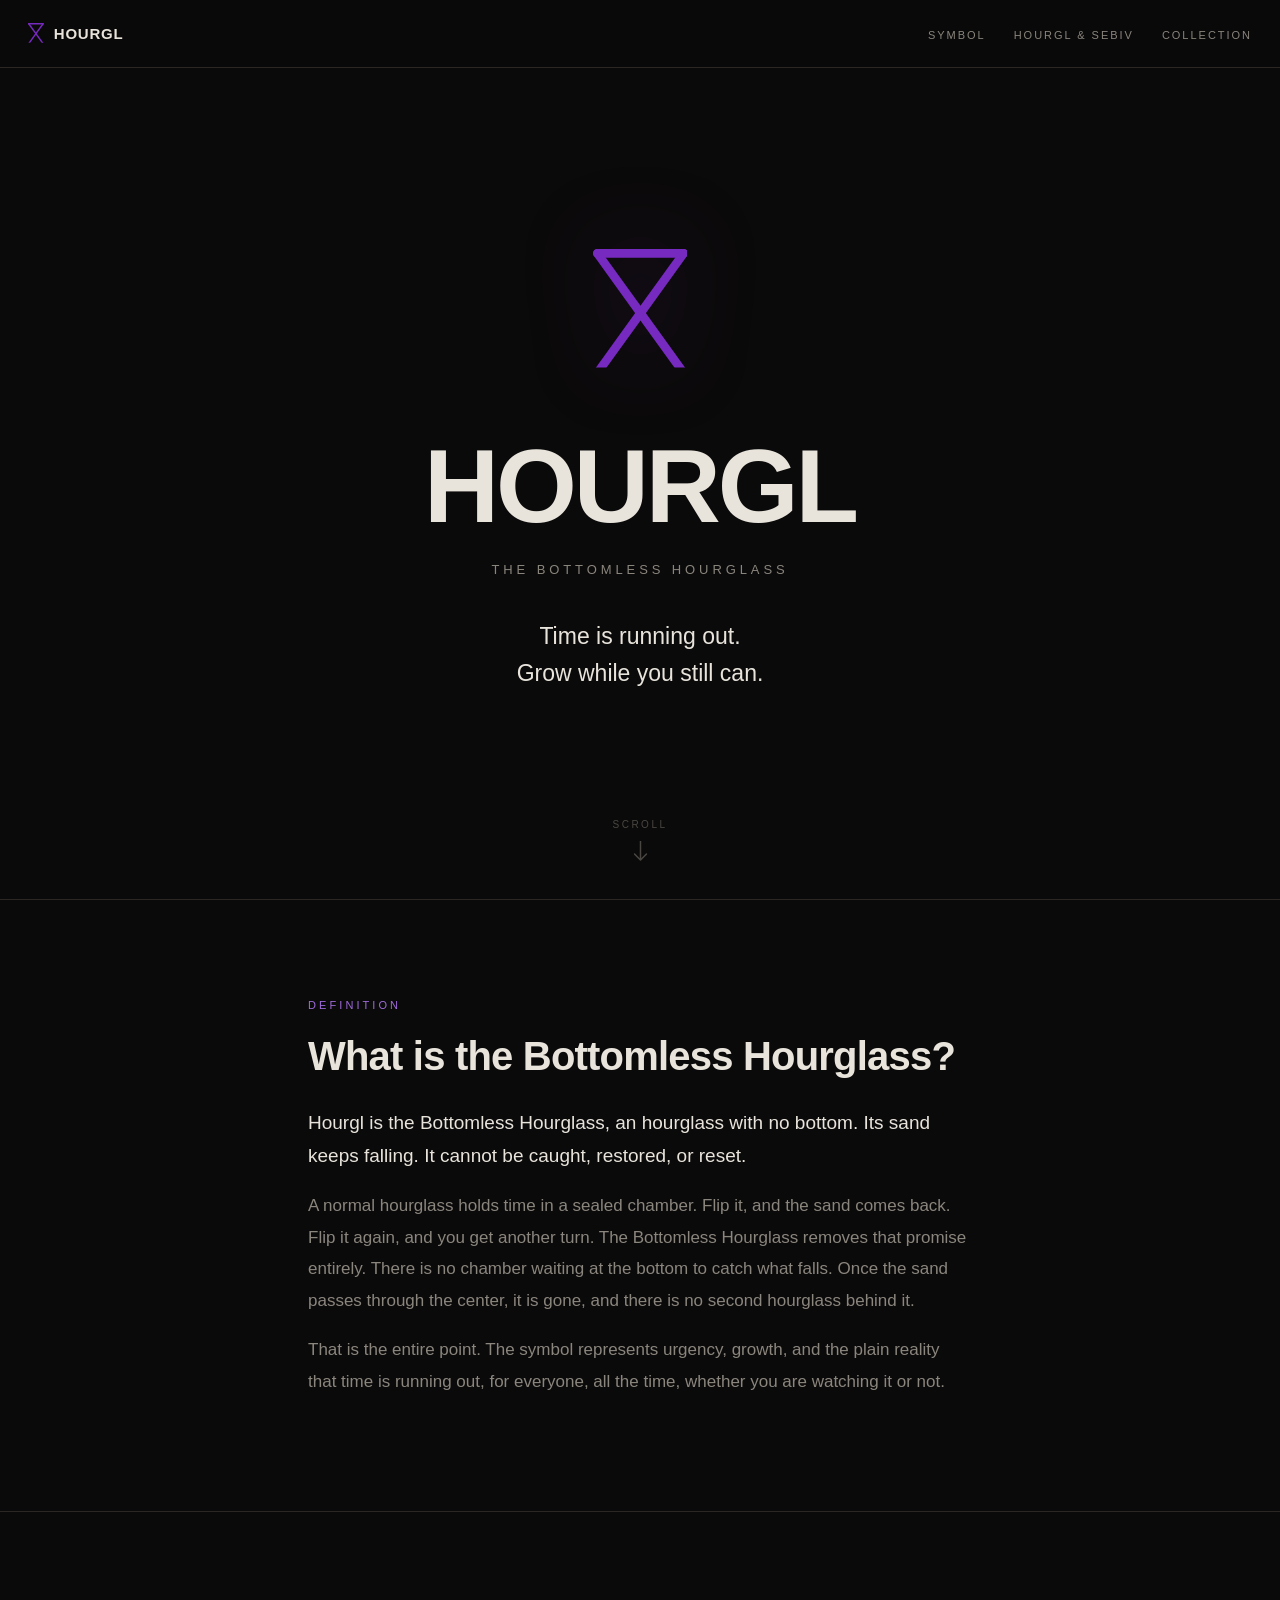
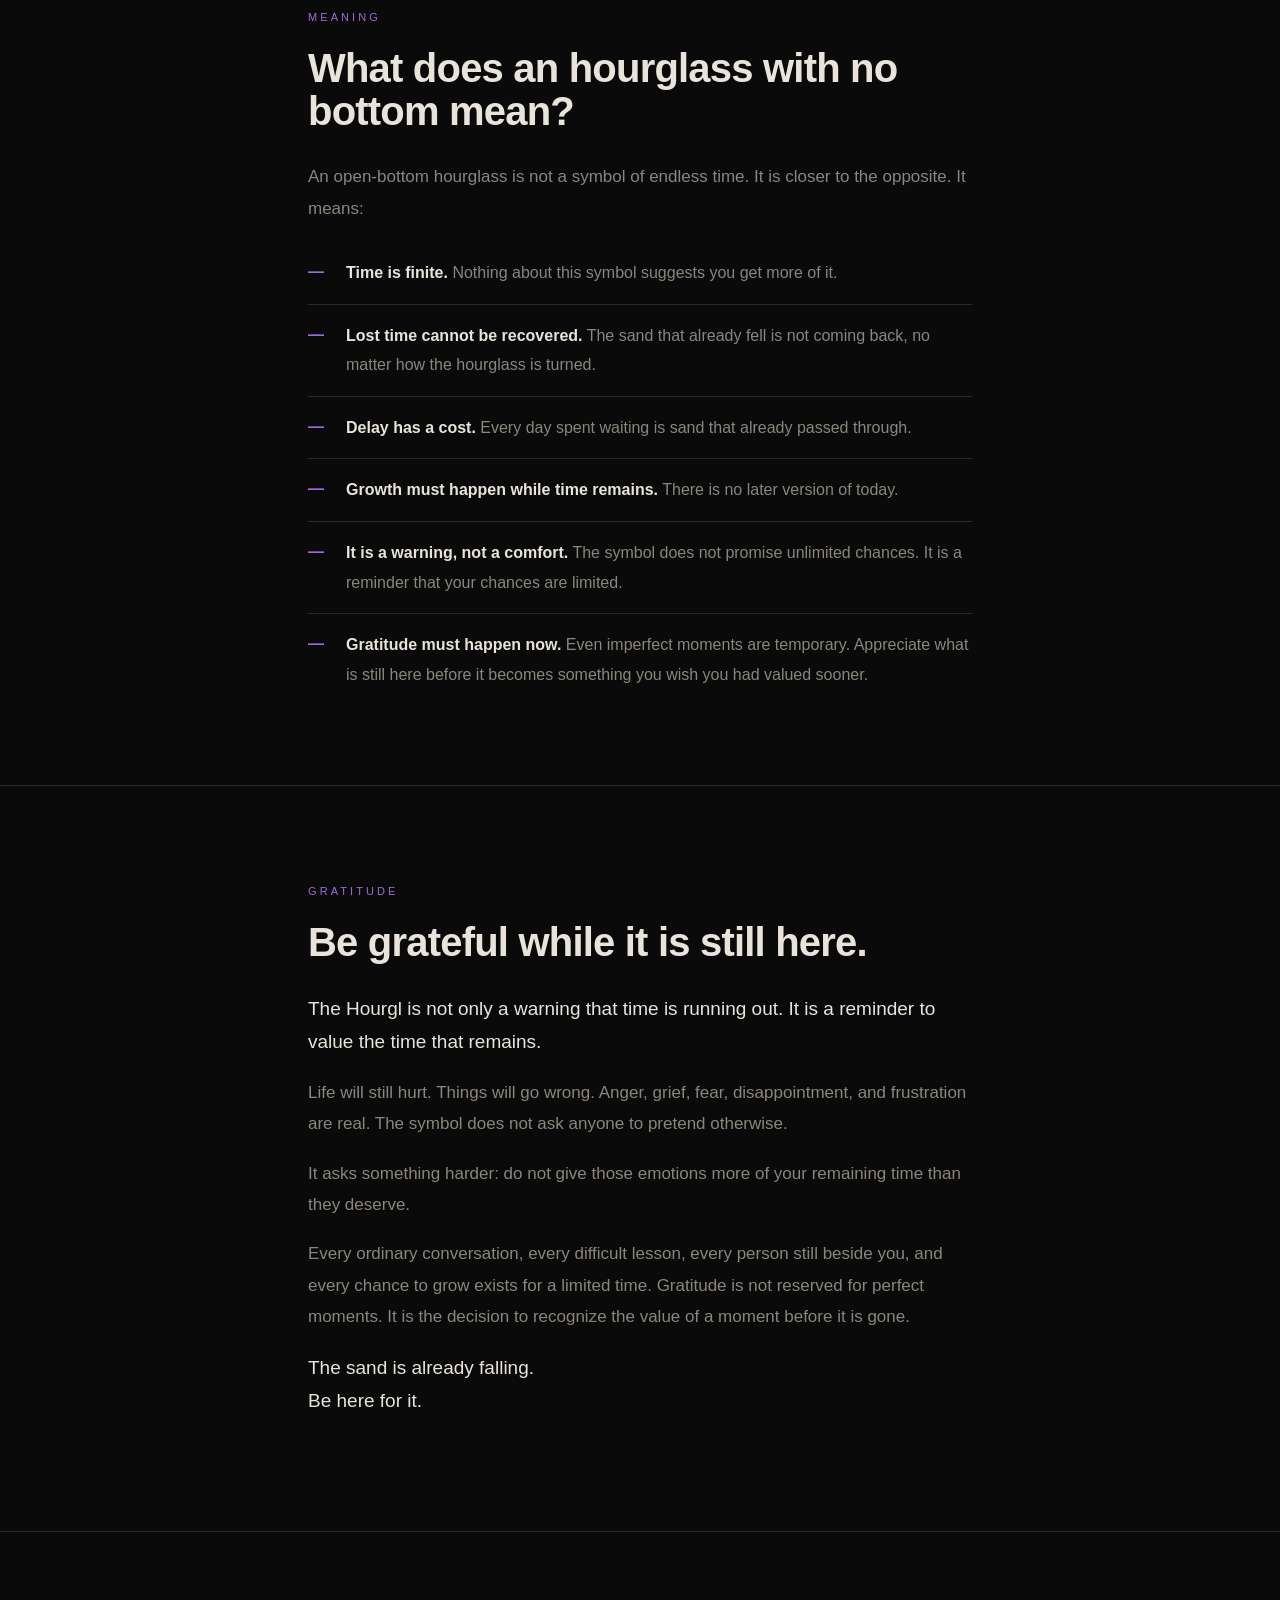
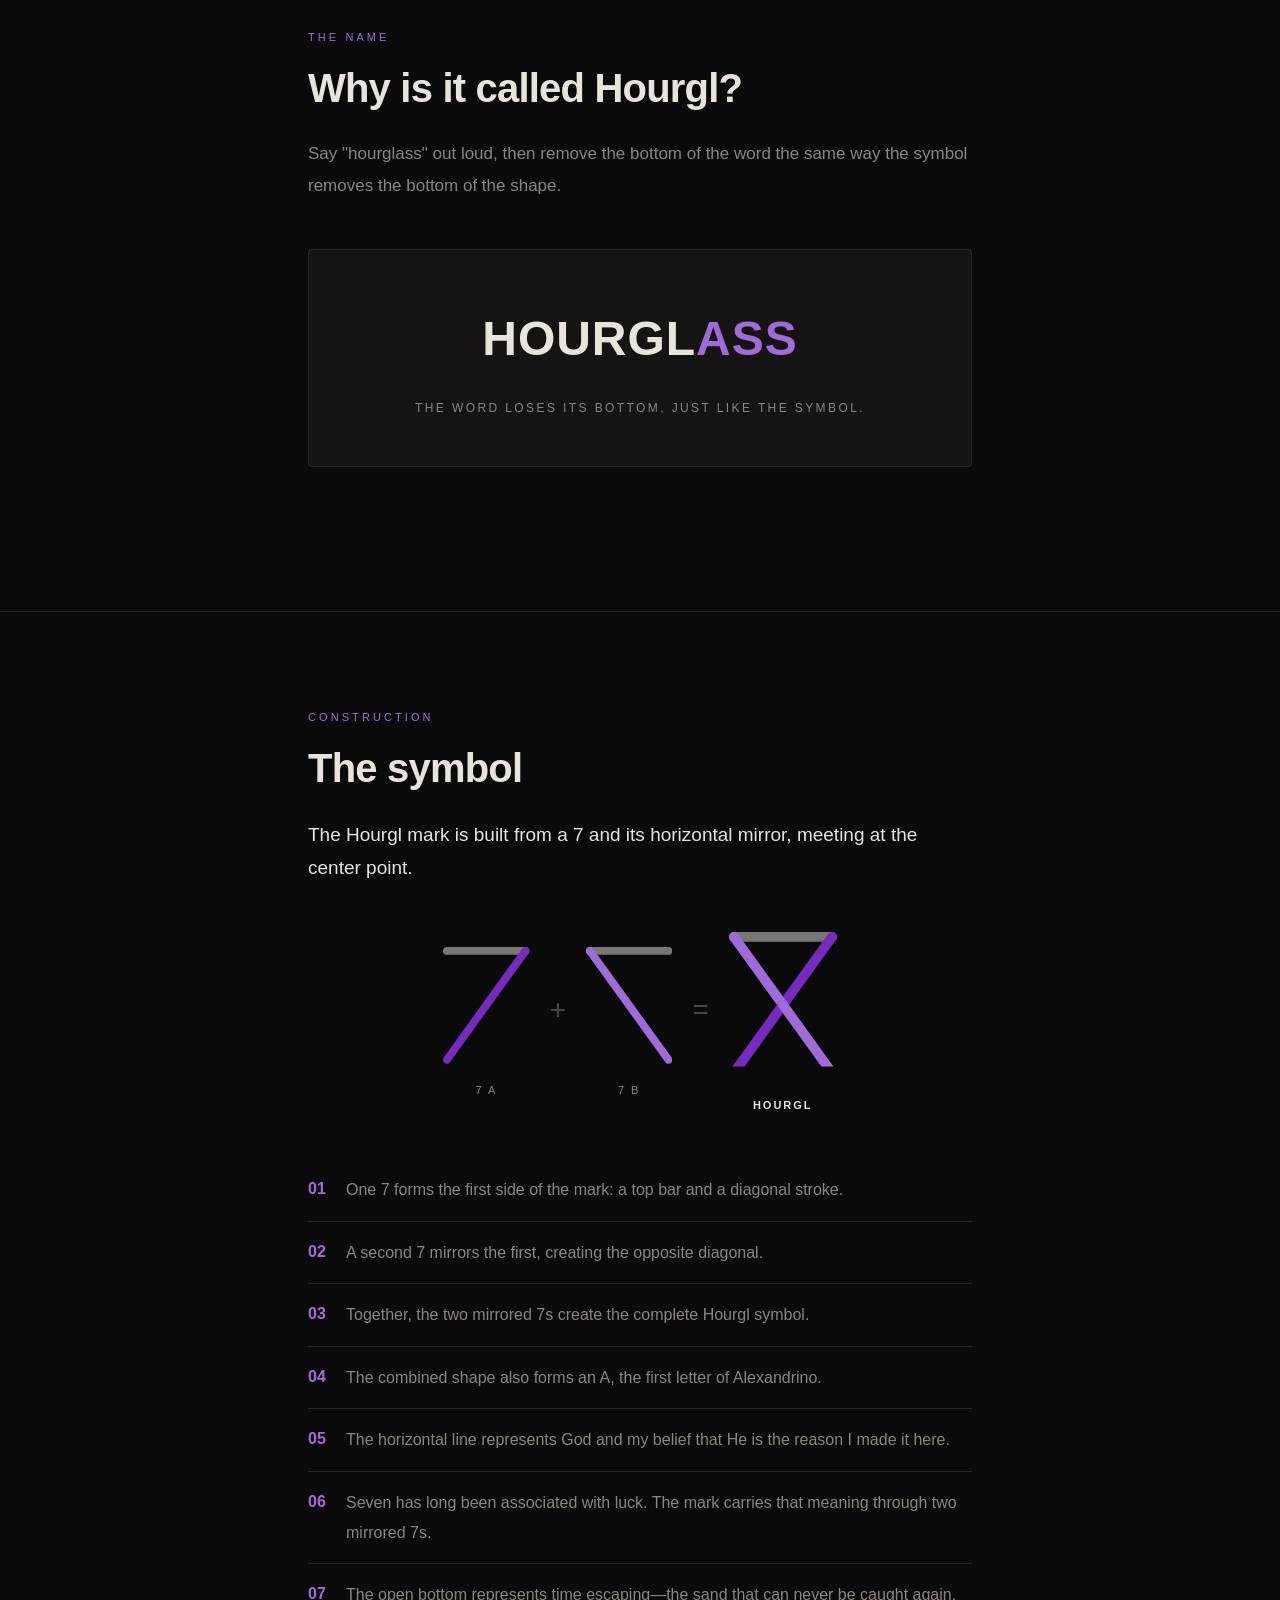
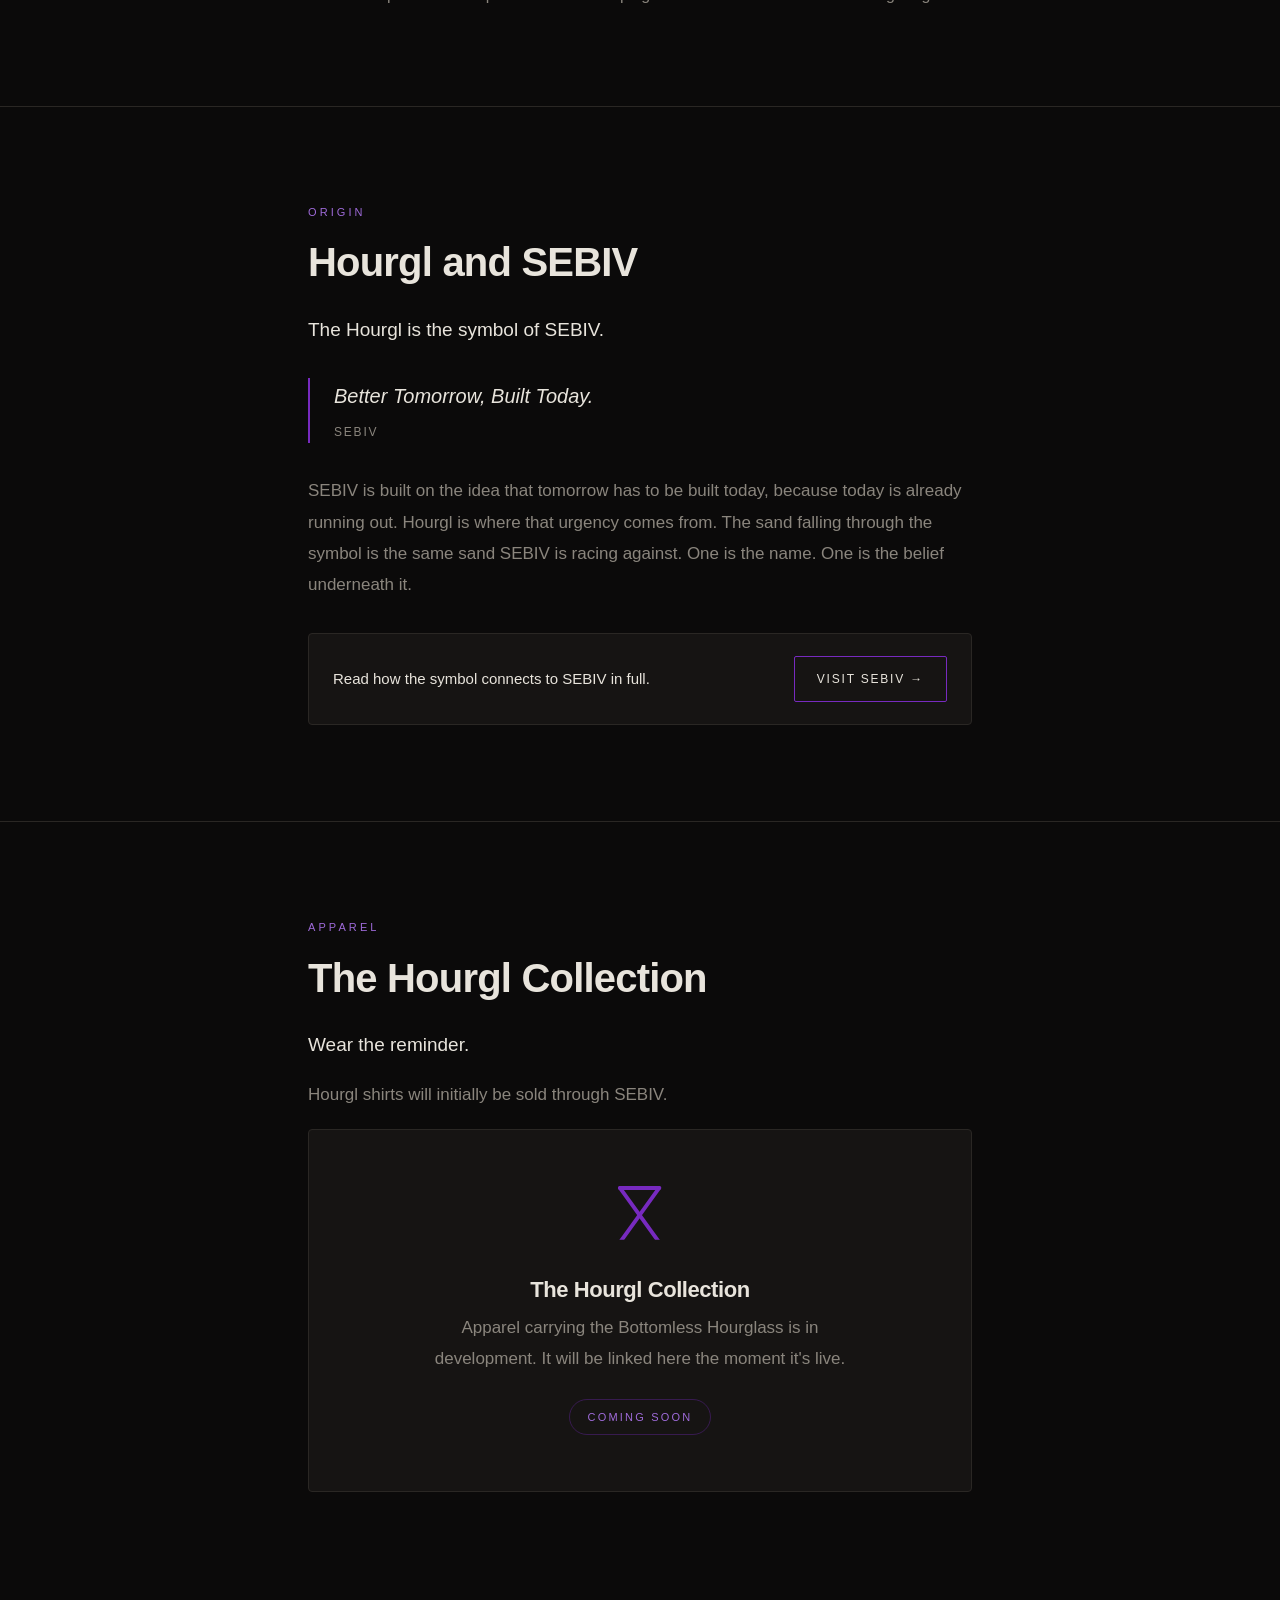
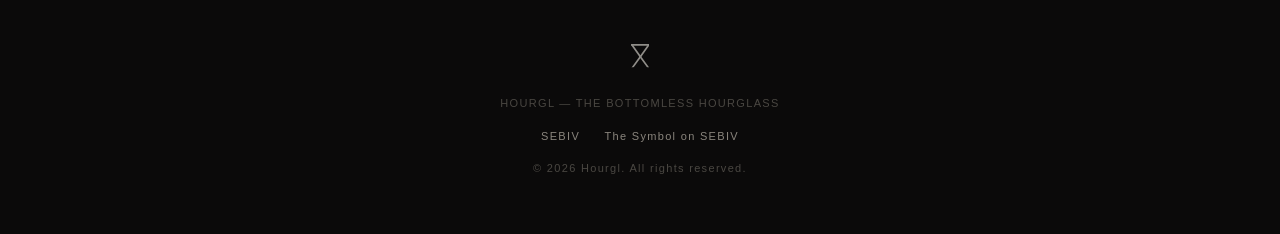
<file: index.html>
<!DOCTYPE html>
<html lang="en">
<head>
<meta charset="UTF-8"/>
<meta name="viewport" content="width=device-width, initial-scale=1.0"/>
<title>Hourgl | The Bottomless Hourglass Symbol</title>
<meta name="description" content="Hourgl is the Bottomless Hourglass—an hourglass with no bottom representing urgency, growth, faith, gratitude, and the reality that time is running out."/>
<link rel="canonical" href="https://hourgl.com/"/>

<!-- Open Graph -->
<meta property="og:type" content="website"/>
<meta property="og:title" content="Hourgl | The Bottomless Hourglass Symbol"/>
<meta property="og:description" content="Hourgl is the Bottomless Hourglass—an hourglass with no bottom representing urgency, growth, faith, gratitude, and the reality that time is running out."/>
<meta property="og:url" content="https://hourgl.com/"/>
<meta property="og:site_name" content="Hourgl"/>
<meta property="og:image" content="https://hourgl.com/assets/hourgl-bottomless-hourglass-social-preview.png"/>
<meta property="og:image:width" content="1200"/>
<meta property="og:image:height" content="630"/>
<meta property="og:image:alt" content="Hourgl, the Bottomless Hourglass symbol made from two mirrored 7s"/>

<!-- Twitter / X -->
<meta name="twitter:card" content="summary_large_image"/>
<meta name="twitter:title" content="Hourgl | The Bottomless Hourglass Symbol"/>
<meta name="twitter:description" content="Hourgl is the Bottomless Hourglass—an hourglass with no bottom representing urgency, growth, faith, gratitude, and the reality that time is running out."/>
<meta name="twitter:image" content="https://hourgl.com/assets/hourgl-bottomless-hourglass-social-preview.png"/>

<!-- Icons -->
<link rel="icon" href="/favicon.svg" type="image/svg+xml"/>
<link rel="icon" href="/favicon.ico" sizes="any"/>
<link rel="apple-touch-icon" href="/apple-touch-icon.png"/>
<link rel="manifest" href="/site.webmanifest"/>
<meta name="theme-color" content="#0B0A0A"/>

<link rel="stylesheet" href="styles.css"/>

<script type="application/ld+json">
{
  "@context": "https://schema.org",
  "@type": "AboutPage",
  "name": "Hourgl — The Bottomless Hourglass",
  "url": "https://hourgl.com/",
  "description": "Hourgl is the Bottomless Hourglass, an hourglass with no bottom representing urgency, growth, faith, gratitude, and the reality that time is running out.",
  "mainEntity": {
    "@type": "CreativeWork",
    "name": "Hourgl",
    "alternateName": ["The Bottomless Hourglass", "Hourglass with no bottom"],
    "image": "https://hourgl.com/assets/hourgl-bottomless-hourglass-social-preview.png",
    "description": "The Bottomless Hourglass is a symbol made from two mirrored 7s, forming the shape of an hourglass with no bottom. It represents the reality that time is finite and cannot be recovered once spent."
  }
}
</script>
</head>
<body>

<a href="#main" class="skip-link">Skip to content</a>

<nav class="site-nav">
  <a href="/" class="nav-mark">
    <svg viewBox="0 0 77 107" fill="none" aria-hidden="true">
      <defs><clipPath id="navclip"><rect x="0" y="0" width="77" height="96"/></clipPath></defs>
      <line x1="3.5" y1="3.5" x2="73.5" y2="3.5" stroke="#772abf" stroke-width="7" stroke-linecap="round"/>
      <line x1="3.5" y1="3.5" x2="38.5" y2="52" stroke="#772abf" stroke-width="7" stroke-linecap="round"/>
      <line x1="73.5" y1="3.5" x2="38.5" y2="52" stroke="#772abf" stroke-width="7" stroke-linecap="round"/>
      <g clip-path="url(#navclip)">
        <line x1="38.5" y1="52" x2="73.5" y2="100.5" stroke="#772abf" stroke-width="7" stroke-linecap="round"/>
        <line x1="38.5" y1="52" x2="3.5" y2="100.5" stroke="#772abf" stroke-width="7" stroke-linecap="round"/>
      </g>
    </svg>
    HOURGL
  </a>
  <ul class="nav-links">
    <li><a href="#symbol">Symbol</a></li>
    <li><a href="#sebiv">Hourgl &amp; SEBIV</a></li>
    <li><a href="#collection">Collection</a></li>
  </ul>
</nav>

<main id="main">

  <!-- HERO -->
  <header class="hero">
    <div class="hero-symbol">
      <svg viewBox="0 0 77 107" fill="none" role="img" aria-label="Hourgl Bottomless Hourglass symbol created from two mirrored 7s">
        <defs><clipPath id="heroclip"><rect x="0" y="0" width="77" height="96"/></clipPath></defs>
        <line x1="3.5" y1="3.5" x2="73.5" y2="3.5" stroke="#772abf" stroke-width="7" stroke-linecap="round"/>
        <line x1="3.5" y1="3.5" x2="38.5" y2="52" stroke="#772abf" stroke-width="7" stroke-linecap="round"/>
        <line x1="73.5" y1="3.5" x2="38.5" y2="52" stroke="#772abf" stroke-width="7" stroke-linecap="round"/>
        <g clip-path="url(#heroclip)">
          <line x1="38.5" y1="52" x2="73.5" y2="100.5" stroke="#772abf" stroke-width="7" stroke-linecap="round"/>
          <line x1="38.5" y1="52" x2="3.5" y2="100.5" stroke="#772abf" stroke-width="7" stroke-linecap="round"/>
        </g>
      </svg>
    </div>
    <h1>HOURGL</h1>
    <p class="hero-sub">The Bottomless Hourglass</p>
    <p class="hero-tagline">Time is running out.<br>Grow while you still can.</p>

    <div class="scroll-cue" aria-hidden="true">
      <span>Scroll</span>
      <svg width="14" height="22" viewBox="0 0 14 22" fill="none">
        <line x1="7" y1="0" x2="7" y2="18" stroke="currentColor" stroke-width="1.5"/>
        <path d="M1 13L7 19L13 13" stroke="currentColor" stroke-width="1.5" stroke-linecap="round" stroke-linejoin="round"/>
      </svg>
    </div>
  </header>

  <!-- WHAT IS THE BOTTOMLESS HOURGLASS -->
  <section id="what-is-it" aria-labelledby="what-is-it-h">
    <div class="wrap">
      <span class="eyebrow">Definition</span>
      <h2 id="what-is-it-h">What is the Bottomless Hourglass?</h2>
      <p class="lede">Hourgl is the Bottomless Hourglass, an hourglass with no bottom. Its sand keeps falling. It cannot be caught, restored, or reset.</p>
      <p>A normal hourglass holds time in a sealed chamber. Flip it, and the sand comes back. Flip it again, and you get another turn. The Bottomless Hourglass removes that promise entirely. There is no chamber waiting at the bottom to catch what falls. Once the sand passes through the center, it is gone, and there is no second hourglass behind it.</p>
      <p>That is the entire point. The symbol represents urgency, growth, and the plain reality that time is running out, for everyone, all the time, whether you are watching it or not.</p>
    </div>
  </section>

  <!-- WHAT DOES NO BOTTOM MEAN -->
  <section id="no-bottom" aria-labelledby="no-bottom-h">
    <div class="wrap">
      <span class="eyebrow">Meaning</span>
      <h2 id="no-bottom-h">What does an hourglass with no bottom mean?</h2>
      <p>An open-bottom hourglass is not a symbol of endless time. It is closer to the opposite. It means:</p>
      <ul class="symbol-points">
        <li><span class="sp-mark">—</span><p><strong>Time is finite.</strong> Nothing about this symbol suggests you get more of it.</p></li>
        <li><span class="sp-mark">—</span><p><strong>Lost time cannot be recovered.</strong> The sand that already fell is not coming back, no matter how the hourglass is turned.</p></li>
        <li><span class="sp-mark">—</span><p><strong>Delay has a cost.</strong> Every day spent waiting is sand that already passed through.</p></li>
        <li><span class="sp-mark">—</span><p><strong>Growth must happen while time remains.</strong> There is no later version of today.</p></li>
        <li><span class="sp-mark">—</span><p><strong>It is a warning, not a comfort.</strong> The symbol does not promise unlimited chances. It is a reminder that your chances are limited.</p></li>
        <li><span class="sp-mark">—</span><p><strong>Gratitude must happen now.</strong> Even imperfect moments are temporary. Appreciate what is still here before it becomes something you wish you had valued sooner.</p></li>
      </ul>
    </div>
  </section>

  <!-- GRATITUDE -->
  <section id="gratitude" aria-labelledby="gratitude-h">
    <div class="wrap">
      <span class="eyebrow">Gratitude</span>
      <h2 id="gratitude-h">Be grateful while it is still here.</h2>
      <p class="lede">The Hourgl is not only a warning that time is running out. It is a reminder to value the time that remains.</p>
      <p>Life will still hurt. Things will go wrong. Anger, grief, fear, disappointment, and frustration are real. The symbol does not ask anyone to pretend otherwise.</p>
      <p>It asks something harder: do not give those emotions more of your remaining time than they deserve.</p>
      <p>Every ordinary conversation, every difficult lesson, every person still beside you, and every chance to grow exists for a limited time. Gratitude is not reserved for perfect moments. It is the decision to recognize the value of a moment before it is gone.</p>
      <p class="lede">The sand is already falling.<br>Be here for it.</p>
    </div>
  </section>

  <!-- WHY IS IT CALLED HOURGL -->
  <section id="why-hourgl" aria-labelledby="why-hourgl-h">
    <div class="wrap">
      <span class="eyebrow">The Name</span>
      <h2 id="why-hourgl-h">Why is it called Hourgl?</h2>
      <p>Say "hourglass" out loud, then remove the bottom of the word the same way the symbol removes the bottom of the shape.</p>

      <div class="word-transform" id="wordTransform">
        <div class="wt-row">
          <span class="wt-keep">HOURGL</span><span class="wt-fade">ASS</span>
        </div>
        <div class="wt-caption">The word loses its bottom, just like the symbol.</div>
      </div>
    </div>
  </section>

  <!-- THE SYMBOL -->
  <section id="symbol" aria-labelledby="symbol-h">
    <div class="wrap">
      <span class="eyebrow">Construction</span>
      <h2 id="symbol-h">The symbol</h2>
      <p class="lede">The Hourgl mark is built from a 7 and its horizontal mirror, meeting at the center point.</p>

      <div class="symbol-build">
        <div class="sb-step">
          <svg viewBox="0 0 77 107" fill="none" role="img" aria-label="A single 7, the top bar and one diagonal stroke from the top right corner down to the bottom left">
            <line x1="3.5" y1="3.5" x2="73.5" y2="3.5" stroke="#E8E4DC" stroke-width="7" stroke-linecap="round" opacity="0.5"/>
            <line x1="73.5" y1="3.5" x2="3.5" y2="100.5" stroke="#772abf" stroke-width="7" stroke-linecap="round"/>
          </svg>
          <span class="sb-label">7 A</span>
        </div>
        <div class="sb-plus" aria-hidden="true">+</div>
        <div class="sb-step">
          <svg viewBox="0 0 77 107" fill="none" role="img" aria-label="The same 7, mirrored left to right, top bar and one diagonal stroke from the top left corner down to the bottom right">
            <line x1="3.5" y1="3.5" x2="73.5" y2="3.5" stroke="#E8E4DC" stroke-width="7" stroke-linecap="round" opacity="0.5"/>
            <line x1="3.5" y1="3.5" x2="73.5" y2="100.5" stroke="#9F6BDA" stroke-width="7" stroke-linecap="round"/>
          </svg>
          <span class="sb-label">7 B</span>
        </div>
        <div class="sb-equals" aria-hidden="true">=</div>
        <div class="sb-step sb-result">
          <svg viewBox="0 0 77 107" fill="none" role="img" aria-label="The two mirrored 7s combined, forming the complete Hourgl Bottomless Hourglass symbol">
            <defs><clipPath id="diagclipC"><rect x="0" y="0" width="77" height="96"/></clipPath></defs>
            <line x1="3.5" y1="3.5" x2="73.5" y2="3.5" stroke="#E8E4DC" stroke-width="7" stroke-linecap="round" opacity="0.5"/>
            <line x1="73.5" y1="3.5" x2="38.5" y2="52" stroke="#772abf" stroke-width="7" stroke-linecap="round"/>
            <line x1="3.5" y1="3.5" x2="38.5" y2="52" stroke="#9F6BDA" stroke-width="7" stroke-linecap="round"/>
            <g clip-path="url(#diagclipC)">
              <line x1="38.5" y1="52" x2="3.5" y2="100.5" stroke="#772abf" stroke-width="7" stroke-linecap="round"/>
              <line x1="38.5" y1="52" x2="73.5" y2="100.5" stroke="#9F6BDA" stroke-width="7" stroke-linecap="round"/>
            </g>
          </svg>
          <span class="sb-label">Hourgl</span>
        </div>
      </div>

      <ul class="symbol-points">
        <li><span class="sp-mark">01</span><p>One 7 forms the first side of the mark: a top bar and a diagonal stroke.</p></li>
        <li><span class="sp-mark">02</span><p>A second 7 mirrors the first, creating the opposite diagonal.</p></li>
        <li><span class="sp-mark">03</span><p>Together, the two mirrored 7s create the complete Hourgl symbol.</p></li>
        <li><span class="sp-mark">04</span><p>The combined shape also forms an A, the first letter of Alexandrino.</p></li>
        <li><span class="sp-mark">05</span><p>The horizontal line represents God and my belief that He is the reason I made it here.</p></li>
        <li><span class="sp-mark">06</span><p>Seven has long been associated with luck. The mark carries that meaning through two mirrored 7s.</p></li>
        <li><span class="sp-mark">07</span><p>The open bottom represents time escaping&mdash;the sand that can never be caught again.</p></li>
      </ul>
    </div>
  </section>

  <!-- HOURGL AND SEBIV -->
  <section id="sebiv" aria-labelledby="sebiv-h">
    <div class="wrap">
      <span class="eyebrow">Origin</span>
      <h2 id="sebiv-h">Hourgl and SEBIV</h2>
      <p class="lede">The Hourgl is the symbol of SEBIV.</p>

      <div class="quote-block">
        <p class="q">Better Tomorrow, Built Today.</p>
        <p class="q-sub">SEBIV</p>
      </div>

      <p>SEBIV is built on the idea that tomorrow has to be built today, because today is already running out. Hourgl is where that urgency comes from. The sand falling through the symbol is the same sand SEBIV is racing against. One is the name. One is the belief underneath it.</p>

      <div class="sebiv-link-card">
        <span>Read how the symbol connects to SEBIV in full.</span>
        <a href="https://sebiv.com/bottomless-hourglass" class="btn">Visit SEBIV →</a>
      </div>
    </div>
  </section>

  <!-- COLLECTION -->
  <section id="collection" aria-labelledby="collection-h">
    <div class="wrap">
      <span class="eyebrow">Apparel</span>
      <h2 id="collection-h">The Hourgl Collection</h2>
      <p class="lede">Wear the reminder.</p>
      <p>Hourgl shirts will initially be sold through SEBIV.</p>

      <div class="collection-card">
        <div class="cc-mark">
          <svg viewBox="0 0 77 107" fill="none" aria-hidden="true">
            <defs><clipPath id="ccclip"><rect x="0" y="0" width="77" height="96"/></clipPath></defs>
            <line x1="3.5" y1="3.5" x2="73.5" y2="3.5" stroke="#772abf" stroke-width="7" stroke-linecap="round"/>
            <line x1="3.5" y1="3.5" x2="38.5" y2="52" stroke="#772abf" stroke-width="7" stroke-linecap="round"/>
            <line x1="73.5" y1="3.5" x2="38.5" y2="52" stroke="#772abf" stroke-width="7" stroke-linecap="round"/>
            <g clip-path="url(#ccclip)">
              <line x1="38.5" y1="52" x2="73.5" y2="100.5" stroke="#772abf" stroke-width="7" stroke-linecap="round"/>
              <line x1="38.5" y1="52" x2="3.5" y2="100.5" stroke="#772abf" stroke-width="7" stroke-linecap="round"/>
            </g>
          </svg>
        </div>
        <h3>The Hourgl Collection</h3>
        <p>Apparel carrying the Bottomless Hourglass is in development. It will be linked here the moment it's live.</p>
        <span class="status-pill">Coming Soon</span>
      </div>
    </div>
  </section>

</main>

<footer>
  <div class="footer-mark">
    <svg viewBox="0 0 77 107" fill="none" aria-hidden="true">
      <defs><clipPath id="footclip"><rect x="0" y="0" width="77" height="96"/></clipPath></defs>
      <line x1="3.5" y1="3.5" x2="73.5" y2="3.5" stroke="#E8E4DC" stroke-width="7" stroke-linecap="round"/>
      <line x1="3.5" y1="3.5" x2="38.5" y2="52" stroke="#E8E4DC" stroke-width="7" stroke-linecap="round"/>
      <line x1="73.5" y1="3.5" x2="38.5" y2="52" stroke="#E8E4DC" stroke-width="7" stroke-linecap="round"/>
      <g clip-path="url(#footclip)">
        <line x1="38.5" y1="52" x2="73.5" y2="100.5" stroke="#E8E4DC" stroke-width="7" stroke-linecap="round"/>
        <line x1="38.5" y1="52" x2="3.5" y2="100.5" stroke="#E8E4DC" stroke-width="7" stroke-linecap="round"/>
      </g>
    </svg>
  </div>
  <div>HOURGL — THE BOTTOMLESS HOURGLASS</div>
  <div class="foot-links">
    <a href="https://sebiv.com">SEBIV</a>
    <a href="https://sebiv.com/bottomless-hourglass">The Symbol on SEBIV</a>
  </div>
  <div style="margin-top:14px;">&copy; 2026 Hourgl. All rights reserved.</div>
</footer>

<script src="script.js"></script>
</body>
</html>
</file>
<file: styles.css>
/* ============================================
   HOURGL — The Bottomless Hourglass
   Design tokens
   ============================================ */
:root {
  --bg: #0B0A0A;
  --bg-raised: #161413;
  --border: #2A2724;
  --purple: #772abf;
  --purple-text: #9F6BDA;
  --purple-dim: rgba(119, 42, 191, 0.35);
  --text: #E8E4DC;
  --text-muted: #8A857D;
  --text-dim: #4A4742;
  --font: -apple-system, "Helvetica Neue", Helvetica, Arial, sans-serif;
  --container: 720px;
}

*, *::before, *::after { box-sizing: border-box; margin: 0; padding: 0; }

html { scroll-behavior: smooth; }

@media (prefers-reduced-motion: reduce) {
  html { scroll-behavior: auto; }
  *, *::before, *::after { animation-duration: 0.01ms !important; animation-iteration-count: 1 !important; transition-duration: 0.01ms !important; }
}

body {
  background: var(--bg);
  color: var(--text);
  font-family: var(--font);
  font-size: 16px;
  line-height: 1.7;
  -webkit-font-smoothing: antialiased;
}

a { color: var(--purple-text); text-decoration: none; }
a:hover { text-decoration: underline; }

img { max-width: 100%; display: block; }

::selection { background: var(--purple-dim); color: var(--text); }

:focus-visible {
  outline: 2px solid var(--purple);
  outline-offset: 3px;
  border-radius: 2px;
}

.skip-link {
  position: absolute;
  left: -9999px;
  top: 0;
  background: var(--bg-raised);
  color: var(--text);
  padding: 12px 20px;
  z-index: 200;
  border: 1px solid var(--purple);
}
.skip-link:focus { left: 16px; top: 16px; }

/* ============================================
   Layout primitives
   ============================================ */
.wrap {
  max-width: var(--container);
  margin: 0 auto;
  padding: 0 28px;
}

section {
  padding: 96px 0;
  border-bottom: 1px solid var(--border);
  scroll-margin-top: 90px;
}

section:last-of-type { border-bottom: none; }

.eyebrow {
  font-size: 11px;
  letter-spacing: 0.28em;
  text-transform: uppercase;
  color: var(--purple-text);
  margin-bottom: 20px;
  display: block;
}

h1, h2, h3 {
  font-weight: 800;
  letter-spacing: -0.02em;
  line-height: 1.08;
}

h2 {
  font-size: clamp(28px, 4.4vw, 40px);
  margin-bottom: 28px;
}

h3 {
  font-size: 19px;
  margin-bottom: 12px;
}

p {
  color: var(--text-muted);
  font-size: 17px;
  line-height: 1.85;
  margin-bottom: 18px;
}

p strong, li strong { color: var(--text); font-weight: 600; }

.lede {
  font-size: 19px;
  color: var(--text);
  line-height: 1.75;
}

/* ============================================
   Nav
   ============================================ */
nav.site-nav {
  position: fixed;
  top: 0; left: 0; right: 0;
  z-index: 100;
  display: flex;
  justify-content: space-between;
  align-items: center;
  padding: 20px 28px;
  background: rgba(11, 10, 10, 0.92);
  backdrop-filter: blur(10px);
  border-bottom: 1px solid var(--border);
}

.nav-mark {
  display: flex;
  align-items: center;
  gap: 10px;
  font-weight: 800;
  font-size: 15px;
  letter-spacing: 0.05em;
  color: var(--text);
}
.nav-mark svg { height: 22px; width: auto; }

.nav-links {
  display: flex;
  gap: 28px;
  list-style: none;
}
.nav-links a {
  color: var(--text-muted);
  font-size: 11px;
  letter-spacing: 0.18em;
  text-transform: uppercase;
}
.nav-links a:hover { color: var(--purple-text); text-decoration: none; }

/* ============================================
   Hero
   ============================================ */
.hero {
  min-height: 100vh;
  min-height: 100svh;
  display: flex;
  flex-direction: column;
  justify-content: center;
  align-items: center;
  text-align: center;
  padding: 140px 28px 80px;
  border-bottom: 1px solid var(--border);
  position: relative;
}

.hero-symbol {
  margin-bottom: 40px;
  filter: drop-shadow(0 0 40px rgba(119, 42, 191, 0.25));
}
.hero-symbol svg { height: 132px; width: auto; }

.hero h1 {
  font-size: clamp(52px, 12vw, 104px);
  letter-spacing: -0.03em;
  margin-bottom: 16px;
}

.hero-sub {
  font-size: 13px;
  letter-spacing: 0.3em;
  text-transform: uppercase;
  color: var(--text-muted);
  margin-bottom: 36px;
}

.hero-tagline {
  font-size: clamp(18px, 2.6vw, 23px);
  color: var(--text);
  max-width: 480px;
  line-height: 1.6;
}

.scroll-cue {
  position: absolute;
  bottom: 36px;
  left: 50%;
  transform: translateX(-50%);
  display: flex;
  flex-direction: column;
  align-items: center;
  gap: 8px;
  color: var(--text-dim);
}
.scroll-cue span {
  font-size: 10px;
  letter-spacing: 0.25em;
  text-transform: uppercase;
}
.scroll-cue svg {
  animation: driftDown 2s ease-in-out infinite;
}
@keyframes driftDown {
  0%, 100% { transform: translateY(0); opacity: 0.5; }
  50% { transform: translateY(6px); opacity: 1; }
}
@media (prefers-reduced-motion: reduce) {
  .scroll-cue svg { animation: none; }
}

/* ============================================
   Word transform (Why Hourgl section)
   ============================================ */
.word-transform {
  display: flex;
  flex-direction: column;
  align-items: center;
  gap: 18px;
  margin: 48px 0;
  padding: 48px 24px;
  background: var(--bg-raised);
  border: 1px solid var(--border);
  border-radius: 4px;
}

.word-transform .wt-row {
  font-family: var(--font);
  font-weight: 800;
  font-size: clamp(28px, 7vw, 48px);
  letter-spacing: 0.02em;
  display: flex;
}

.wt-keep { color: var(--text); }

.wt-fade {
  color: var(--purple-text);
  opacity: 1;
  letter-spacing: 0.02em;
  filter: blur(0px);
  display: inline-block;
  transition: opacity 7s ease, filter 7s ease, letter-spacing 7s ease, transform 7s ease;
}

.word-transform.is-revealed .wt-fade {
  opacity: 0;
  filter: blur(6px);
  letter-spacing: 0.35em;
  transform: translateY(6px);
}

.wt-arrow {
  color: var(--purple-text);
  font-size: 22px;
}

.wt-caption {
  font-size: 12px;
  letter-spacing: 0.2em;
  text-transform: uppercase;
  color: var(--text-muted);
  text-align: center;
}

/* ============================================
   Symbol breakdown section
   ============================================ */
.symbol-build {
  display: flex;
  align-items: center;
  justify-content: center;
  gap: 20px;
  margin: 48px 0 44px;
  flex-wrap: wrap;
}
.sb-step {
  display: flex;
  flex-direction: column;
  align-items: center;
  gap: 14px;
}
.sb-step svg { height: 120px; width: auto; }
.sb-result svg { height: 150px; }
.sb-label {
  font-size: 11px;
  letter-spacing: 0.18em;
  text-transform: uppercase;
  color: var(--text-muted);
}
.sb-result .sb-label { color: var(--text); font-weight: 600; }
.sb-plus, .sb-equals {
  font-size: 28px;
  font-weight: 300;
  color: var(--text-dim);
  align-self: center;
  margin-bottom: 28px;
}
@media (max-width: 640px) {
  .symbol-build { gap: 12px; }
  .sb-step svg { height: 90px; }
  .sb-result svg { height: 110px; }
  .sb-plus, .sb-equals { font-size: 22px; margin-bottom: 20px; }
}

.symbol-points {
  list-style: none;
}
.symbol-points li {
  display: flex;
  gap: 16px;
  padding: 16px 0;
  border-bottom: 1px solid var(--border);
}
.symbol-points li:last-child { border-bottom: none; padding-bottom: 0; }
.symbol-points .sp-mark {
  color: var(--purple-text);
  font-weight: 800;
  flex-shrink: 0;
  width: 22px;
}
.symbol-points p { margin-bottom: 0; font-size: 16px; color: var(--text-muted); }

/* ============================================
   Quote / SEBIV link block
   ============================================ */
.quote-block {
  border-left: 2px solid var(--purple);
  padding-left: 24px;
  margin: 32px 0;
}
.quote-block p.q {
  font-size: 20px;
  font-style: italic;
  color: var(--text);
  margin-bottom: 6px;
}
.quote-block .q-sub {
  font-size: 12px;
  letter-spacing: 0.15em;
  text-transform: uppercase;
  color: var(--text-muted);
}

.sebiv-link-card {
  display: flex;
  align-items: center;
  justify-content: space-between;
  gap: 20px;
  margin-top: 32px;
  padding: 22px 24px;
  background: var(--bg-raised);
  border: 1px solid var(--border);
  border-radius: 4px;
  flex-wrap: wrap;
}
.sebiv-link-card span { font-size: 15px; color: var(--text); }
.btn {
  display: inline-flex;
  align-items: center;
  gap: 8px;
  font-size: 12px;
  letter-spacing: 0.15em;
  text-transform: uppercase;
  color: var(--text);
  border: 1px solid var(--purple);
  padding: 12px 22px;
  border-radius: 2px;
  transition: background 0.2s, color 0.2s;
  white-space: nowrap;
}
.btn:hover {
  background: var(--purple);
  color: #fff;
  text-decoration: none;
}

/* ============================================
   Collection / Coming Soon
   ============================================ */
.collection-card {
  text-align: center;
  padding: 56px 32px;
  background: var(--bg-raised);
  border: 1px solid var(--border);
  border-radius: 4px;
}
.collection-card .cc-mark svg { height: 60px; margin: 0 auto 24px; }
.collection-card h3 { font-size: 22px; margin-bottom: 10px; }
.collection-card p { max-width: 420px; margin: 0 auto 24px; }
.status-pill {
  display: inline-block;
  font-size: 11px;
  letter-spacing: 0.2em;
  text-transform: uppercase;
  color: var(--purple-text);
  border: 1px solid var(--purple-dim);
  padding: 8px 18px;
  border-radius: 100px;
}

/* ============================================
   Footer
   ============================================ */
footer {
  text-align: center;
  padding: 56px 28px;
  font-size: 11px;
  letter-spacing: 0.12em;
  color: var(--text-dim);
}
footer .footer-mark { margin-bottom: 18px; }
footer .footer-mark svg { height: 26px; opacity: 0.6; }
footer a { color: var(--text-muted); }
footer .foot-links { margin-top: 14px; }
footer .foot-links a { margin: 0 10px; }

/* ============================================
   404 page
   ============================================ */
.error-page {
  min-height: 100vh;
  display: flex;
  flex-direction: column;
  justify-content: center;
  align-items: center;
  text-align: center;
  padding: 28px;
}
.error-page svg { height: 100px; margin-bottom: 32px; opacity: 0.7; }
.error-page h1 { font-size: clamp(36px, 8vw, 56px); margin-bottom: 16px; }
.error-page p { max-width: 420px; margin: 0 auto 32px; }

@media (max-width: 640px) {
  section { padding: 72px 0; }
  .nav-links { gap: 14px; }
  .nav-links a { font-size: 9px; letter-spacing: 0.1em; }
}

@media (max-width: 460px) {
  nav.site-nav { flex-wrap: wrap; row-gap: 10px; padding: 16px 20px; }
  .nav-links { width: 100%; justify-content: space-between; gap: 8px; }
  .nav-links a { font-size: 9px; letter-spacing: 0.06em; }
  section { scroll-margin-top: 125px; }
}
</file>
